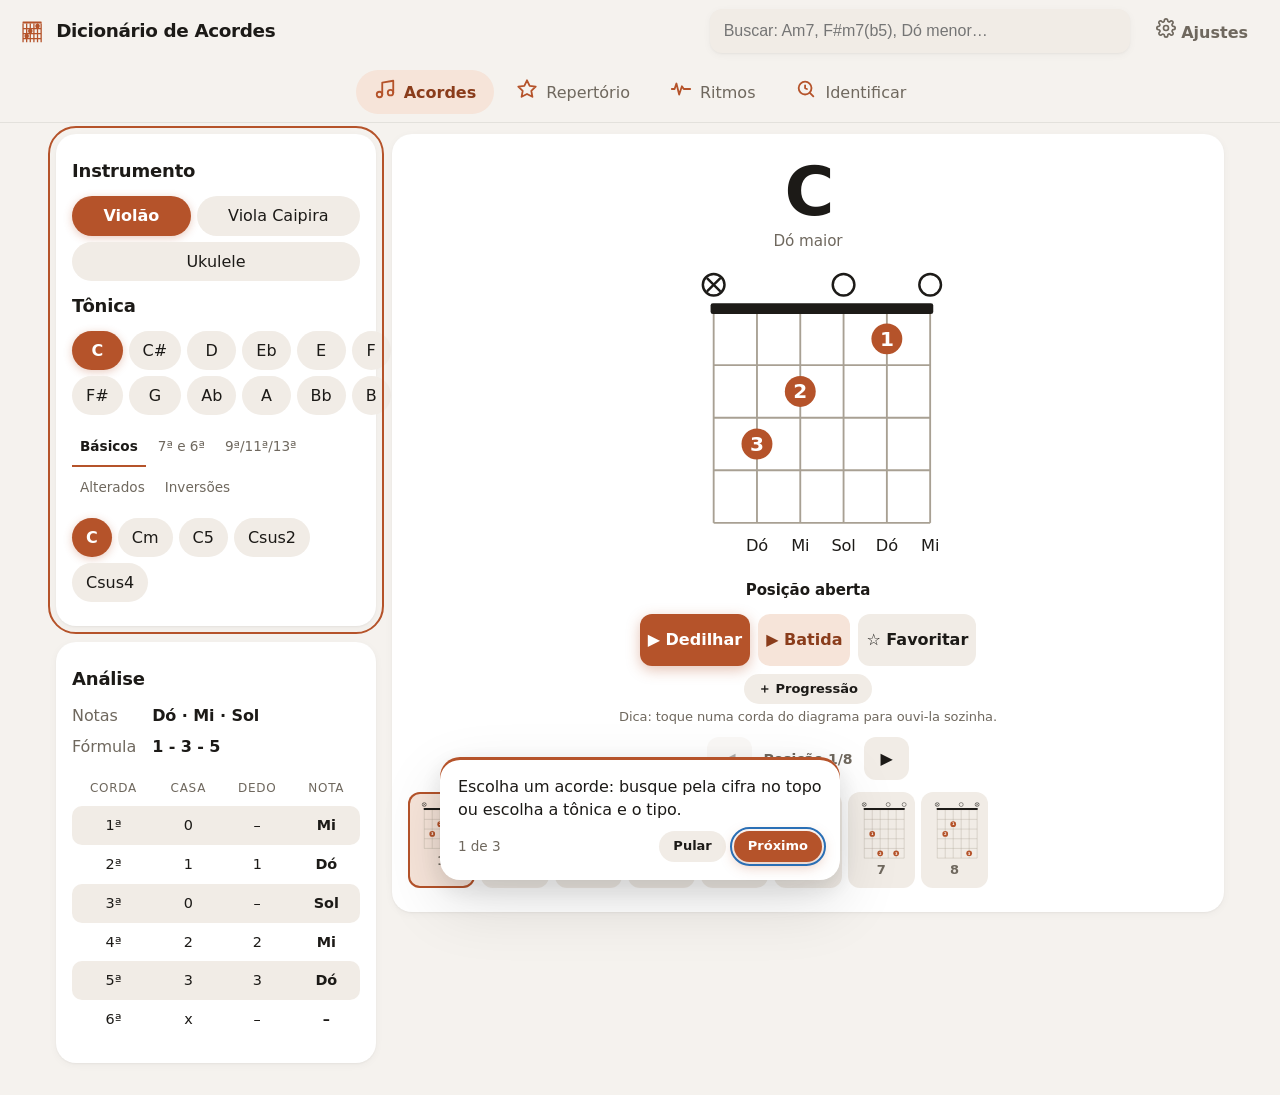
<file: index.html>
<!doctype html>
<html lang="pt-BR">
<head>
  <meta charset="utf-8">
  <meta name="viewport" content="width=device-width, initial-scale=1, viewport-fit=cover">
  <meta name="description" content="Dicionário de acordes para violão, viola caipira e ukulele: busca por cifra, diagramas e análise de notas.">
  <meta name="theme-color" content="#f5f2ee" media="(prefers-color-scheme: light)">
  <meta name="theme-color" content="#121110" media="(prefers-color-scheme: dark)">
  <title>Dicionário de Acordes</title>
  <link rel="manifest" href="./manifest.json">
  <link rel="icon" type="image/svg+xml" href="./icons/logo.svg">
  <link rel="icon" type="image/png" sizes="192x192" href="./icons/icon-192.png">
  <link rel="apple-touch-icon" sizes="180x180" href="./icons/apple-touch-icon.png">
  <meta name="apple-mobile-web-app-capable" content="yes">
  <meta name="mobile-web-app-capable" content="yes">
  <meta name="apple-mobile-web-app-title" content="Acordes">
  <meta name="apple-mobile-web-app-status-bar-style" content="default">
  <script>
    // Aplica o tema salvo antes da primeira pintura (evita piscar)
    try {
      var t = JSON.parse(localStorage.getItem('dicionario-acordes:v1') || '{}').prefs;
      if (t && (t.theme === 'light' || t.theme === 'dark')) document.documentElement.dataset.theme = t.theme;
    } catch (e) {}
  </script>
  <link rel="stylesheet" href="./css/app.css">
  <link rel="stylesheet" href="./css/redesign.css">
</head>
<body data-view="acordes">
  <header class="topbar">
    <h1 class="brand"><svg class="brand-logo" width="28" height="28" viewBox="0 0 64 64" fill="#b5532a" aria-hidden="true" focusable="false">
        <rect x="13" y="13" width="38" height="4" rx="1"/>
        <path d="M14 17V54M21.2 17V54M28.4 17V54M35.6 17V54M42.8 17V54M50 17V54M14 27H50M14 37H50M14 47H50" fill="none" stroke="currentColor" stroke-width="2.6"/>
        <circle cx="21.2" cy="42" r="4.6"/><circle cx="28.4" cy="32" r="4.6"/><circle cx="42.8" cy="22" r="4.6"/>
      </svg>Dicionário de Acordes</h1>
    <button id="ajustes-abrir" type="button" class="btn gear" aria-haspopup="dialog" aria-controls="ajustes"><svg width="20" height="20" viewBox="0 0 24 24" fill="none" stroke="currentColor" stroke-width="2" stroke-linecap="round" stroke-linejoin="round" aria-hidden="true" focusable="false"><circle cx="12" cy="12" r="3"/><path d="M19.4 15a1.7 1.7 0 0 0 .3 1.8l.1.1a2 2 0 1 1-2.8 2.8l-.1-.1a1.7 1.7 0 0 0-1.8-.3 1.7 1.7 0 0 0-1 1.5V21a2 2 0 1 1-4 0v-.1a1.7 1.7 0 0 0-1.1-1.5 1.7 1.7 0 0 0-1.8.3l-.1.1a2 2 0 1 1-2.8-2.8l.1-.1a1.7 1.7 0 0 0 .3-1.8 1.7 1.7 0 0 0-1.5-1H3a2 2 0 1 1 0-4h.1a1.7 1.7 0 0 0 1.5-1.1 1.7 1.7 0 0 0-.3-1.8l-.1-.1a2 2 0 1 1 2.8-2.8l.1.1a1.7 1.7 0 0 0 1.8.3H9a1.7 1.7 0 0 0 1-1.5V3a2 2 0 1 1 4 0v.1a1.7 1.7 0 0 0 1 1.5 1.7 1.7 0 0 0 1.8-.3l.1-.1a2 2 0 1 1 2.8 2.8l-.1.1a1.7 1.7 0 0 0-.3 1.8V9a1.7 1.7 0 0 0 1.5 1H21a2 2 0 1 1 0 4h-.1a1.7 1.7 0 0 0-1.5 1z"/></svg> Ajustes</button>
    <div class="search" role="search">
      <label for="busca" class="sr-only">Buscar acorde</label>
      <input id="busca" type="text" autocomplete="off" spellcheck="false"
             placeholder="Buscar: Am7, F#m7(b5), Dó menor…"
             role="combobox" aria-autocomplete="list" aria-expanded="false" aria-controls="sugestoes">
      <ul id="sugestoes" role="listbox" class="suggestions" hidden></ul>
      <p id="busca-msg" class="search-msg" aria-live="polite"></p>
    </div>
  </header>

  <nav class="bottom-nav sections" aria-label="Seções">
    <button type="button" data-go="acordes" aria-current="page"><span aria-hidden="true"><svg width="22" height="22" viewBox="0 0 24 24" fill="none" stroke="currentColor" stroke-width="2" stroke-linecap="round" stroke-linejoin="round" focusable="false"><path d="M9 18V5l12-2v13"/><circle cx="6" cy="18" r="3"/><circle cx="18" cy="16" r="3"/></svg></span>Acordes</button>
    <button type="button" data-go="repertorio"><span aria-hidden="true"><svg width="22" height="22" viewBox="0 0 24 24" fill="none" stroke="currentColor" stroke-width="2" stroke-linecap="round" stroke-linejoin="round" focusable="false"><path d="M12 2.5l2.9 6 6.6.9-4.8 4.6 1.2 6.5L12 17.4l-5.9 3.1 1.2-6.5L2.5 9.4l6.6-.9z"/></svg></span>Repertório</button>
    <button type="button" data-go="ritmos"><span aria-hidden="true"><svg width="22" height="22" viewBox="0 0 24 24" fill="none" stroke="currentColor" stroke-width="2" stroke-linecap="round" stroke-linejoin="round" focusable="false"><path d="M2 12h3l2-6 3 12 3-9 2 3h7"/></svg></span>Ritmos</button>
    <button type="button" data-go="identificar"><span aria-hidden="true"><svg width="22" height="22" viewBox="0 0 24 24" fill="none" stroke="currentColor" stroke-width="2" stroke-linecap="round" stroke-linejoin="round" focusable="false"><circle cx="11" cy="11" r="7"/><path d="m20 20-3.5-3.5"/><path d="M11 8v3l2 1"/></svg></span>Identificar</button>
  </nav>

  <main class="layout">
    <section class="panel picker" data-view="acordes" aria-label="Escolha do acorde">
      <h2 class="panel-title">Instrumento</h2>
      <div id="instrumentos" class="seg" role="group" aria-label="Instrumento"></div>
      <div id="afinacoes" class="seg" role="group" aria-label="Afinação"></div>
      <div id="seletor-acorde">
        <h2 class="panel-title">Tônica</h2>
        <div id="tonicas" class="root-grid" role="group" aria-label="Tônicas"></div>
        <div id="abas" class="tabs" role="tablist" aria-label="Tipos de acorde"></div>
        <div id="tipos" class="type-grid" role="tabpanel"></div>
      </div>
    </section>

    <section class="panel viewer" data-view="acordes" aria-label="Diagrama">
      <div id="ensaio" class="rehearsal" hidden>
        <div class="rehearsal-head">
          <strong id="ensaio-nome"></strong>
          <span id="ensaio-contador" aria-live="polite"></span>
          <button id="ensaio-palco" type="button" class="btn small">⛶ Palco</button>
          <button id="ensaio-sair" type="button" class="btn small" aria-label="Sair do modo ensaio">✕ Sair</button>
        </div>
        <div id="ensaio-acordes" class="rehearsal-chords" role="group" aria-label="Acordes da progressão"></div>
        <div class="rehearsal-nav">
          <button id="ensaio-anterior" type="button" class="btn">◀ Anterior</button>
          <button id="ensaio-tocar" type="button" class="btn play-btn">▶ Tocar</button>
          <button id="ensaio-proximo" type="button" class="btn">Próximo ▶</button>
        </div>
        <p id="ensaio-notas" class="rehearsal-notes" aria-live="polite"></p>
        <div class="rehearsal-auto">
          <button id="ensaio-auto" type="button" class="btn play-btn" aria-pressed="false">▶ Tocar progressão</button>
          <label>Andamento <select id="ensaio-bpm"><option value="60">60</option><option value="80" selected>80</option><option value="100">100</option><option value="120">120</option></select> BPM</label>
          <label>Tempos por acorde <select id="ensaio-tempos"><option value="2">2</option><option value="4" selected>4</option></select></label>
          <label><input id="ensaio-repetir" type="checkbox" checked> Repetir</label>
        </div>
      </div>
      <div class="chord-bar" role="group" aria-label="Escolher acorde">
        <button id="barra-tonica" type="button" class="btn bar-btn" aria-haspopup="dialog" aria-controls="gaveta"></button>
        <button id="barra-tipo" type="button" class="btn bar-btn" aria-haspopup="dialog" aria-controls="gaveta"></button>
        <label for="barra-instrumento" class="sr-only">Instrumento e afinação</label>
        <select id="barra-instrumento" class="bar-select"></select>
      </div>
      <div class="chord-head">
        <h2 id="acorde-simbolo" class="chord-symbol">—</h2>
        <p id="acorde-nome" class="chord-name"></p>
        <p id="afinacao-info" class="tuning-info"></p>
      </div>
      <div id="diagrama" class="diagram-main swipe" aria-describedby="dica-deslizar"></div>
      <p id="dica-deslizar" class="sr-only">Deslize para os lados para trocar de posição.</p>
      <p id="posicao-rotulo" class="voicing-label"></p>
      <div class="play" role="group" aria-label="Ouvir o acorde">
        <button id="tocar-dedilhar" type="button" class="btn play-btn">▶ Dedilhar</button>
        <button id="tocar-batida" type="button" class="btn play-btn">▶ Batida</button>
        <button id="favoritar" type="button" class="btn" aria-pressed="false">☆ Favoritar</button>
      </div>
      <div class="play-extra">
        <button id="add-prog" type="button" class="btn small" aria-describedby="prog-rascunho">＋ Progressão</button>
        <span id="prog-rascunho" class="hint"></span>
      </div>
      <p id="dica-cordas" class="play-hint" hidden>Dica: toque numa corda do diagrama para ouvi-la sozinha.</p>
      <div class="pos-nav viewer-nav">
        <button id="anterior" type="button" class="btn" aria-label="Posição anterior">◀</button>
        <span id="posicao-contador" class="pos-count" aria-live="polite">Posição 0/0</span>
        <button id="proxima" type="button" class="btn" aria-label="Próxima posição">▶</button>
      </div>
      <p id="dica-deslizar-vis" class="swipe-hint" hidden aria-hidden="true">← Deslize no diagrama para trocar de posição →</p>
      <div id="miniaturas" class="thumbs" role="group" aria-label="Posições"></div>
    </section>

    <section class="panel analysis" data-view="acordes" aria-label="Análise">
      <h2 class="panel-title">Análise</h2>
      <dl class="facts">
        <dt>Notas</dt><dd id="analise-notas"></dd>
        <dt>Fórmula</dt><dd id="analise-formula"></dd>
      </dl>
      <table class="string-table">
        <caption class="sr-only">Corda a corda</caption>
        <thead><tr><th scope="col">Corda</th><th scope="col">Casa</th><th scope="col">Dedo</th><th scope="col">Nota</th></tr></thead>
        <tbody id="analise-tabela"></tbody>
      </table>
    </section>

    <section class="panel library" data-view="repertorio" aria-label="Favoritos e repertório">
      <div class="lib-col">
        <h2 class="panel-title">Favoritos</h2>
        <ul id="favoritos" class="item-list"></ul>
        <h2 class="panel-title">Minhas progressões</h2>
        <details id="prog-nova" class="prog-nova">
        <summary class="btn">＋ Nova progressão</summary>
        <form id="prog-form" class="prog-form">
          <label for="prog-nome" class="sr-only">Nome da progressão</label>
          <input id="prog-nome" type="text" placeholder="Nome (ex.: Samba em Ré menor)" autocomplete="off">
          <label for="prog-acordes" class="sr-only">Acordes da progressão</label>
          <input id="prog-acordes" type="text" placeholder="ex.: C7M, A7, Dm7, G7(b9)" autocomplete="off" spellcheck="false" required aria-describedby="prog-dica">
          <p id="prog-dica" class="hint">Separe os acordes com vírgula, espaço ou <kbd>|</kbd>. Ou use “＋ Progressão” no diagrama de cada acorde.</p>
          <button type="submit" class="btn">Salvar progressão</button>
          <p id="prog-msg" class="form-msg" aria-live="polite"></p>
        </form>
        </details>
        <ul id="progressoes" class="item-list"></ul>
      </div>
      <div class="lib-col study">
        <h2 class="panel-title">Progressões para estudo</h2>
        <div class="study-head">
          <label for="estudo-tom">Tom</label>
          <select id="estudo-tom"></select>
          <p class="hint">Toque para ensaiar (e use “▶ Tocar progressão” para ouvir sozinha). Toque numa música para ir ao tom original dela. “Copiar” leva a progressão para o formulário, para você criar a sua a partir dela.</p>
        </div>
        <div id="estudo-lista"></div>
      </div>
    </section>

    <section class="panel rhythms" data-view="ritmos" aria-label="Ritmos">
      <div class="rt-col">
        <h2 class="panel-title">Ritmo</h2>
        <div id="rt-escolha">
        <div id="rt-instrumentos" class="seg" role="group" aria-label="Instrumento"></div>
        <label for="rt-busca" class="sr-only">Buscar ritmo</label>
        <input id="rt-busca" class="rt-search" type="search" placeholder="Buscar ritmo (ex.: samba, valsa)" autocomplete="off">
        <p class="hint"><span id="rt-total" aria-live="polite"></span> · versões simplificadas para quem está começando; o ritmo “de verdade” tem variações de cada região e músico.</p>
        <ul id="rt-lista" class="rt-list" aria-label="Ritmos do instrumento"></ul>
        </div>
      </div>
      <div class="rt-col">
        <button id="rt-trocar" type="button" class="btn rt-trocar" aria-haspopup="dialog" aria-controls="rt-gaveta"></button>
        <h2 class="panel-title" id="rt-titulo">Como tocar</h2>
        <p id="rt-dica" class="hint"></p>
        <div id="rt-grade" class="rt-grid" role="img"></div>
        <ul id="rt-legenda" class="rt-legend"></ul>
        <div class="study-head rt-prog">
          <label for="rt-prog">Progressão</label>
          <select id="rt-prog"></select>
          <label for="rt-tom">Tom</label>
          <select id="rt-tom"></select>
          <p id="rt-sugestao" class="hint" hidden></p>
        </div>
        <div class="rt-now" aria-live="polite">
          <div id="rt-diagrama" class="rt-diagram"></div>
          <div><p id="rt-acorde" class="rt-chord"></p><p id="rt-proximo" class="hint"></p></div>
        </div>
        <div id="rt-barra" class="rt-bar">
          <button id="rt-tocar" type="button" class="btn play-btn" aria-pressed="false">▶ Tocar</button>
          <div class="rt-speed" role="group" aria-label="Velocidade">
            <button id="rt-menos" type="button" class="btn" aria-label="Mais devagar (−5 BPM)">−</button>
            <output id="rt-bpm-txt" for="rt-bpm">76 BPM</output>
            <button id="rt-mais" type="button" class="btn" aria-label="Mais rápido (+5 BPM)">+</button>
          </div>
          <span id="rt-barra-acorde" class="rt-bar-chord" aria-hidden="true"></span>
        </div>
        <div class="rt-ctrl">
          <div class="rt-speed-more">
            <input id="rt-bpm" type="range" min="40" max="160" step="1" value="76" aria-label="Andamento em BPM">
            <button id="rt-bater" type="button" class="btn" title="Toque no ritmo da música (4 vezes ou mais) para achar o andamento">Bater o tempo</button>
          </div>
          <label class="rt-vol">Volume do instrumento <input id="rt-som-vol" type="range" min="0" max="100" value="100" aria-label="Volume do violão, viola ou ukulele (abaixe até 0 para treinar só com o acompanhamento ou só com a grade)"> <output id="rt-som-vol-txt" for="rt-som-vol">100%</output></label>
          <label class="opt-row"><input id="rt-metronomo" type="checkbox"> <span>Metrônomo</span></label>
          <details class="rt-mais">
            <summary>Mais opções</summary>
            <label class="opt-row">Compassos por acorde <select id="rt-ciclos"><option value="1">1</option><option value="2" selected>2</option><option value="4">4</option></select></label>
            <label class="opt-row"><input id="rt-contagem" type="checkbox" checked> <span>Contagem antes de começar</span></label>
            <label class="opt-row"><input id="rt-humano" type="checkbox" checked> <span>Toque humano<small>pequenas variações de tempo e força</small></span></label>
            <label class="opt-row"><input id="rt-acelerar" type="checkbox"> <span>Acelerar aos poucos<small>+4 BPM a cada volta, até o andamento do ritmo + 20</small></span></label>
          </details>
        </div>
        <div class="rt-band">
          <label class="opt-row rt-band-toggle"><input id="rt-banda" type="checkbox"> <span>Acompanhamento<small>percussão e baixo do ritmo</small></span></label>
          <div id="rt-banda-pecas" hidden>
            <p class="hint"><span id="rt-banda-nome"></span>. Os instrumentos padrão do ritmo já vêm ligados: toque para mutar ou ligar (dá para mudar tocando). Abaixe o “Volume do instrumento” até 0 para você fazer a parte do violão.</p>
            <div id="rt-banda-padrao" class="rt-band-parts" role="group" aria-label="Instrumentos padrão do ritmo"></div>
            <p class="hint rt-band-sub">Adicionar outros:</p>
            <div id="rt-banda-extra" class="rt-band-parts extra" role="group" aria-label="Outros instrumentos"></div>
            <div class="rt-band-foot">
              <label>Volume <input id="rt-banda-vol" type="range" min="0" max="100" value="70" aria-label="Volume do acompanhamento"></label>
              <button id="rt-banda-reset" type="button" class="btn">Voltar ao padrão</button>
            </div>
          </div>
        </div>
      </div>
    </section>

    <section class="panel reverse" data-view="identificar" aria-label="Identificar acorde">
      <h2 class="panel-title">Identificar acorde</h2>
      <p class="hint">Toque no braço para montar um shape (acima da corda: muda ↔ solta) ou digite as casas.</p>
      <div class="rev-cols">
      <div class="rev-col">
      <div class="reverse-input">
        <label for="reverso-casas">Casas</label>
        <input id="reverso-casas" type="text" autocomplete="off" spellcheck="false" placeholder="ex.: x32010">
        <button id="reverso-limpar" type="button" class="btn small">Limpar</button>
      </div>
      <div id="reverso-braco" class="diagram-editor"></div>
      <div class="pos-nav">
        <button id="reverso-menos" type="button" class="btn small" aria-label="Casas mais graves">◀</button>
        <span id="reverso-janela" class="pos-count">Casas 1–5</span>
        <button id="reverso-mais" type="button" class="btn small" aria-label="Casas mais agudas">▶</button>
      </div>
      </div>
      <div class="rev-col">
        <p id="reverso-msg" class="hint reverse-msg" aria-live="polite"></p>
        <ul id="reverso-resultados" class="result-cards"></ul>
      </div>
      </div>
    </section>
  </main>


  <div id="palco" class="stage" role="dialog" aria-modal="true" aria-labelledby="palco-simbolo" hidden>
    <div class="stage-top">
      <span id="palco-prog" class="stage-prog"></span>
      <span id="palco-contador" class="stage-count" aria-live="polite"></span>
      <button id="palco-fechar" type="button" class="btn" aria-label="Sair do modo palco">✕</button>
    </div>
    <h2 id="palco-simbolo" class="stage-symbol"></h2>
    <p id="palco-notas" class="stage-next"></p>
    <div id="palco-diagrama" class="stage-diagram swipe"></div>
    <p id="palco-seguinte" class="stage-next"></p>
    <div class="stage-nav">
      <button id="palco-anterior" type="button" class="btn" aria-label="Acorde anterior">◀</button>
      <button id="palco-tocar" type="button" class="btn play-btn">▶ Tocar</button>
      <button id="palco-avancar" type="button" class="btn" aria-label="Próximo acorde">▶</button>
    </div>
  </div>

  <div id="tour" class="tour" role="dialog" aria-modal="false" aria-labelledby="tour-texto" hidden>
    <p id="tour-texto"></p>
    <div class="tour-actions">
      <span id="tour-passo" class="hint"></span>
      <button id="tour-pular" type="button" class="btn small">Pular</button>
      <button id="tour-proximo" type="button" class="btn small play-btn">Próximo</button>
    </div>
  </div>

  <div id="aviso" class="toast toast-info" role="status" aria-live="polite" hidden></div>

  <div id="atualizacao" class="toast" role="status" hidden>
    <span>Nova versão disponível</span>
    <button id="atualizar" type="button" class="btn">Atualizar</button>
  </div>

  <dialog id="gaveta" class="sheet" aria-labelledby="gaveta-titulo">
    <div class="dialog-head">
      <h2 id="gaveta-titulo">Escolher acorde</h2>
      <button id="gaveta-fechar" type="button" class="btn small" aria-label="Fechar">✕</button>
    </div>
    <div id="gaveta-corpo"></div>
  </dialog>

  <dialog id="rt-gaveta" class="sheet" aria-labelledby="rt-gaveta-titulo">
    <div class="dialog-head">
      <h2 id="rt-gaveta-titulo">Escolher ritmo</h2>
      <button id="rt-gaveta-fechar" type="button" class="btn small" aria-label="Fechar">✕</button>
    </div>
    <div id="rt-gaveta-corpo"></div>
  </dialog>

  <dialog id="ajustes" class="ios-dialog settings" aria-labelledby="ajustes-titulo">
    <div class="dialog-head">
      <h2 id="ajustes-titulo">Ajustes</h2>
      <button id="ajustes-fechar" type="button" class="btn small" aria-label="Fechar ajustes">✕</button>
    </div>
    <fieldset class="opt">
      <legend>Tema</legend>
      <div class="seg-radio">
        <label><input type="radio" name="tema" value="auto"> Automático</label>
        <label><input type="radio" name="tema" value="light"> Claro</label>
        <label><input type="radio" name="tema" value="dark"> Escuro</label>
      </div>
    </fieldset>
    <label class="check opt"><input id="canhoto" type="checkbox"> Canhoto (diagramas espelhados)</label>
    <label class="check opt"><input id="estatisticas" type="checkbox"> Enviar estatísticas de uso anônimas</label>
    <p class="hint">Só contagens de telas e ações (ex.: “tocou um acorde”), sem cookies nem dados pessoais — ajudam a melhorar o app.</p>
    <button id="instalar" type="button" class="btn opt" hidden>⤓ Instalar o app</button>
    <h3 class="opt-title">Backup</h3>
    <p class="hint">Favoritos e progressões ficam só neste navegador. Exporte um arquivo para guardar uma cópia ou levar para outro aparelho.</p>
    <div class="backup">
      <button id="exportar" type="button" class="btn">Exportar backup</button>
      <button id="importar" type="button" class="btn">Importar backup</button>
      <input id="importar-arquivo" type="file" accept="application/json,.json" hidden>
    </div>
    <p id="backup-msg" class="form-msg" aria-live="polite"></p>
    <div class="danger-zone">
      <h3 class="opt-title">Área de perigo</h3>
      <p class="hint">Apaga favoritos, progressões e preferências deste aparelho. Não dá para desfazer.</p>
      <button id="apagar-tudo" type="button" class="btn danger-btn">Apagar tudo</button>
    </div>
  </dialog>

  <dialog id="ios-instalar" class="ios-dialog" aria-labelledby="ios-titulo">
    <h2 id="ios-titulo">Instalar no iPhone/iPad</h2>
    <ol>
      <li>Toque em <strong>Compartilhar</strong> <span aria-hidden="true" class="ios-icon">⬆︎</span> na barra do Safari.</li>
      <li>Escolha <strong>Adicionar à Tela de Início</strong> <span aria-hidden="true" class="ios-icon">＋</span>.</li>
      <li>Confirme em <strong>Adicionar</strong>. O app abre em tela cheia e funciona offline.</li>
    </ol>
    <form method="dialog"><button class="btn">Entendi</button></form>
  </dialog>

  <script type="module" src="./js/app.js"></script>
</body>
</html>
</file>
<file: css/app.css>
:root {
  --bg: #f6f4ef;
  --surface: #ffffff;
  --fg: #1d1b18;
  --muted: #5e594f;
  --danger: #b3261e;
  --border: #ddd8cc;
  --accent: #b5532a;
  --accent-fg: #ffffff;
  --accent-soft: #f3e3d9;
  --focus: #2a6fb5;
  --radius: 10px;
  --dg-fg: #1d1b18;
  --dg-bg: #ffffff;
  --dg-grid: #6b665d;
  color-scheme: light;
}
@media (prefers-color-scheme: dark) {
  :root:not([data-theme="light"]) {
    --bg: #161513; --surface: #201f1c; --fg: #ece8df; --muted: #b0aa9f; --danger: #ff8a80; --border: #3a3732;
    --accent: #e0814f; --accent-fg: #1a1209; --accent-soft: #3a2a20; --focus: #7fb2ea;
    --dg-fg: #ece8df; --dg-bg: #201f1c; --dg-grid: #a39d92; color-scheme: dark;
  }
}
:root[data-theme="dark"] {
  --bg: #161513; --surface: #201f1c; --fg: #ece8df; --muted: #b0aa9f; --danger: #ff8a80; --border: #3a3732;
  --accent: #e0814f; --accent-fg: #1a1209; --accent-soft: #3a2a20; --focus: #7fb2ea;
  --dg-fg: #ece8df; --dg-bg: #201f1c; --dg-grid: #a39d92; color-scheme: dark;
}

* { box-sizing: border-box; }
body {
  margin: 0; background: var(--bg); color: var(--fg);
  font: 16px/1.45 system-ui, -apple-system, "Segoe UI", Roboto, sans-serif;
}
.sr-only { position: absolute; width: 1px; height: 1px; overflow: hidden; clip: rect(0 0 0 0); white-space: nowrap; }
:focus-visible { outline: 3px solid var(--focus); outline-offset: 2px; }

/* Topo e busca: título + ⚙ Ajustes (+ busca) */
.topbar {
  display: grid; grid-template-columns: 1fr auto; grid-template-areas: "brand gear" "search search"; align-items: center;
  gap: 8px 10px; padding: 8px 16px; border-bottom: 1px solid var(--border); background: var(--surface);
}
.brand { grid-area: brand; margin: 0; font-size: 1.15rem; letter-spacing: .01em; display: flex; align-items: center; gap: 8px; }
.brand-logo { width: 1.75em; height: 1.75em; flex: none; margin: -.2em 0; color: var(--accent); fill: currentColor; }
.gear { grid-area: gear; }
.gear span { font-size: 1.1em; }
.search { grid-area: search; position: relative; }
.search input {
  width: 100%; padding: 10px 12px; font-size: 1rem; border-radius: var(--radius);
  border: 1px solid var(--border); background: var(--bg); color: var(--fg);
}
.suggestions {
  position: absolute; z-index: 10; left: 0; right: 0; top: calc(100% + 4px); margin: 0; padding: 4px;
  list-style: none; background: var(--surface); border: 1px solid var(--border); border-radius: var(--radius);
  box-shadow: 0 8px 24px rgb(0 0 0 / .15); max-height: 320px; overflow: auto;
}
.suggestions li { padding: 8px 10px; border-radius: 6px; cursor: pointer; display: flex; justify-content: space-between; gap: 12px; }
.suggestions li small { color: var(--muted); }
.suggestions li[aria-selected="true"], .suggestions li:hover { background: var(--accent-soft); }
.search-msg { margin: 4px 0 0; min-height: 1.2em; font-size: .85rem; color: var(--accent); }
.search-msg:empty { margin: 0; min-height: 0; }

/* Layout */
.layout { display: grid; gap: 12px; padding: 12px 16px 32px; max-width: 1200px; margin: 0 auto; }
.panel { background: var(--surface); border: 1px solid var(--border); border-radius: var(--radius); padding: 14px; min-width: 0; }
.panel-title { margin: 0 0 10px; font-size: .8125rem; text-transform: uppercase; letter-spacing: .08em; color: var(--muted); }
@media (min-width: 860px) {
  .topbar { grid-template-columns: 1fr 420px auto; grid-template-areas: "brand search gear"; }
  .layout { grid-template-columns: 320px 1fr; grid-template-areas: "picker viewer" "analysis viewer"; align-items: start; }
  .picker { grid-area: picker; } .viewer { grid-area: viewer; } .analysis { grid-area: analysis; }
  .library, .reverse { grid-column: 1 / -1; }
  /* Duas colunas dentro de cada seção */
  .library { display: grid; grid-template-columns: 1fr 1fr; gap: 0 28px; align-items: start; }
  .rev-cols { display: grid; grid-template-columns: minmax(280px, 400px) 1fr; gap: 0 28px; align-items: start; }
  .rev-col .reverse-msg { margin-top: 0; }

  /* Seções como abas no topo */
  .bottom-nav {
    display: flex; justify-content: center; gap: 4px; position: sticky; top: 0; z-index: 30;
    background: var(--surface); border-bottom: 1px solid var(--border); padding: 0 16px;
  }
  .bottom-nav button {
    font: inherit; background: none; border: 0; border-bottom: 3px solid transparent; color: var(--muted); cursor: pointer;
    padding: 10px 18px 8px; display: flex; align-items: center; gap: 8px;
  }
  .bottom-nav button:hover { color: var(--fg); }
  .bottom-nav button[aria-current="page"] { color: var(--fg); border-bottom-color: var(--accent); font-weight: 600; }
  .bottom-nav button span { color: var(--accent); }
}

/* Botões */
.btn, .chip {
  font: inherit; color: var(--fg); background: var(--bg); border: 1px solid var(--border);
  border-radius: 8px; padding: 6px 10px; cursor: pointer; min-height: 36px;
}
.btn:hover, .chip:hover { border-color: var(--accent); }
.btn:disabled { opacity: .4; cursor: default; }
.chip[aria-pressed="true"] { background: var(--accent); border-color: var(--accent); color: var(--accent-fg); font-weight: 600; }

.seg { display: flex; flex-wrap: wrap; gap: 6px; margin-bottom: 12px; }
.seg:empty { display: none; }
.seg .chip { flex: 1 1 auto; }
.tuning-info { margin: 2px 0 0; font-size: .8125rem; color: var(--muted); }
.root-grid { display: grid; grid-template-columns: repeat(6, 1fr); gap: 6px; margin-bottom: 14px; }
.tabs { display: flex; flex-wrap: wrap; gap: 4px; border-bottom: 1px solid var(--border); margin-bottom: 10px; }
.tab {
  font: inherit; font-size: .85rem; background: none; border: none; color: var(--muted); cursor: pointer;
  padding: 8px 8px; border-bottom: 2px solid transparent; margin-bottom: -1px;
}
.tab[aria-selected="true"] { color: var(--fg); border-bottom-color: var(--accent); font-weight: 600; }
.type-grid { display: flex; flex-wrap: wrap; gap: 6px; }

/* Abas de tipo: esmaecido na borda quando há mais para rolar */
.tabs.more-right { -webkit-mask-image: linear-gradient(to right, #000 calc(100% - 36px), transparent); mask-image: linear-gradient(to right, #000 calc(100% - 36px), transparent); }
.tabs.more-left { -webkit-mask-image: linear-gradient(to left, #000 calc(100% - 36px), transparent); mask-image: linear-gradient(to left, #000 calc(100% - 36px), transparent); }
.tabs.more-left.more-right { -webkit-mask-image: linear-gradient(to right, transparent, #000 36px, #000 calc(100% - 36px), transparent); mask-image: linear-gradient(to right, transparent, #000 36px, #000 calc(100% - 36px), transparent); }

/* Barra compacta de acorde (só no celular) e gaveta inferior */
.chord-bar { display: none; }
.sheet {
  margin: auto 0 0; width: 100%; max-width: none; max-height: 85vh; overflow: auto; border: 0; border-radius: 16px 16px 0 0;
  padding: 12px max(16px, env(safe-area-inset-right)) calc(16px + env(safe-area-inset-bottom)) max(16px, env(safe-area-inset-left));
  background: var(--surface); color: var(--fg); box-shadow: 0 -8px 32px rgb(0 0 0 / .25);
}
.sheet::backdrop { background: rgb(0 0 0 / .4); }
.sheet[open] { animation: sheet-up .18s ease-out; }
@keyframes sheet-up { from { transform: translateY(48px); opacity: .5; } }
@media (prefers-reduced-motion: reduce) { .sheet[open] { animation: none; } }
.sheet .dialog-head h2 { font-size: 1.05rem; }
.sheet .type-grid .chip { min-width: 56px; }

/* Visualizador */
.chord-head { text-align: center; }
.chord-symbol { margin: 0; font-size: 2rem; }
.chord-name { margin: 0; color: var(--muted); }
.diagram-main { display: flex; justify-content: center; margin: 8px auto 0; }
.diagram-main svg { width: min(100%, 300px); height: auto; }
.voicing-label { text-align: center; margin: 4px 0 8px; font-weight: 600; }
.voicing-label small { display: block; font-weight: 400; color: var(--muted); }
.pos-nav { display: flex; align-items: center; justify-content: center; gap: 12px; }
.pos-count { min-width: 8ch; text-align: center; font-variant-numeric: tabular-nums; }
.thumbs { display: grid; grid-template-columns: repeat(auto-fill, minmax(64px, 1fr)); gap: 6px; margin-top: 12px; }
.thumb { padding: 4px; display: flex; flex-direction: column; align-items: center; }
.thumb svg { width: 100%; height: auto; }
.thumb span { font-size: .8125rem; color: var(--muted); }
.thumb[aria-pressed="true"] { border-color: var(--accent); background: var(--accent-soft); }
.empty { color: var(--muted); text-align: center; padding: 24px 0; }

/* Áudio */
.play { display: flex; justify-content: center; gap: 8px; margin-bottom: 4px; }
.play-btn { font-weight: 600; }
.play-extra { display: flex; flex-wrap: wrap; align-items: center; justify-content: center; gap: 4px 8px; margin: 6px 0 0; }
.play-extra .hint { margin: 0; }
.play-extra .hint:empty { display: none; }
kbd { font: .9em ui-monospace, Menlo, Consolas, monospace; border: 1px solid var(--border); border-radius: 4px; padding: 0 4px; background: var(--bg); }
.play-hint { margin: 4px 0 10px; text-align: center; font-size: .8125rem; color: var(--muted); }
.swipe-hint { margin: 8px 0 0; text-align: center; font-size: .8125rem; color: var(--muted); }
.diagram.playable .hit { cursor: pointer; outline: none; }
.diagram.playable .hit:hover, .diagram.playable .hit:focus-visible { fill: var(--accent-soft); fill-opacity: .55; }

/* Análise */
.facts { display: grid; grid-template-columns: auto 1fr; gap: 4px 12px; margin: 0 0 12px; }
.facts dt { color: var(--muted); }
.facts dd { margin: 0; font-weight: 600; }
.string-table { width: 100%; border-collapse: collapse; font-size: .9rem; }
.string-table th, .string-table td { padding: 5px 6px; text-align: center; border-bottom: 1px solid var(--border); }
.string-table th { color: var(--muted); font-weight: 500; }

.btn.small { min-height: 30px; padding: 3px 9px; font-size: .85rem; }
.btn[aria-pressed="true"] { background: var(--accent-soft); border-color: var(--accent); }
[hidden] { display: none !important; }

/* Ensaio */
.rehearsal { border: 1px solid var(--accent); background: var(--accent-soft); border-radius: var(--radius); padding: 8px 10px; margin-bottom: 10px; }
.rehearsal-head { display: flex; align-items: center; gap: 10px; }
.rehearsal-head strong { flex: 1; min-width: 0; overflow: hidden; text-overflow: ellipsis; white-space: nowrap; }
.rehearsal-chords { display: flex; flex-wrap: wrap; gap: 4px; margin: 8px 0; }
.rehearsal-nav { display: flex; justify-content: center; gap: 8px; flex-wrap: wrap; }
.rehearsal-notes { text-align: center; margin: 8px 0 4px; font-weight: 600; }
.rehearsal-auto { display: flex; flex-wrap: wrap; justify-content: center; align-items: center; gap: 6px 14px; margin-top: 6px; }
.rehearsal-auto select { font: inherit; color: var(--fg); background: var(--bg); border: 1px solid var(--border); border-radius: 8px; padding: 4px 6px; min-height: 36px; }
.rehearsal-auto #ensaio-auto[aria-pressed="true"] { background: var(--accent); color: var(--accent-fg); }
.study-songs { display: flex; flex-wrap: wrap; align-items: center; gap: 4px; flex: 1 1 100%; margin: 2px 0 4px; font-size: .8125rem; }
.prog-nova > summary { list-style: none; display: inline-flex; align-items: center; min-height: 44px; margin: 4px 0 8px; font-weight: 600; }
.prog-nova > summary::-webkit-details-marker { display: none; }
.prog-nova[open] > summary { margin-bottom: 10px; }
.study-songs .chip { min-height: 32px; padding: 2px 8px; font-size: .8125rem; }
.study-songs .chip.in-key { border-color: var(--accent); font-weight: 600; }
.study-list li { flex-wrap: wrap; }

/* Favoritos, progressões, backup */
.item-list { list-style: none; margin: 0 0 14px; padding: 0; display: grid; grid-template-columns: minmax(0, 1fr); gap: 4px; }
.item-list li { display: flex; align-items: center; gap: 6px; }
.item-list li > .open { flex: 1; text-align: left; min-width: 0; overflow: hidden; text-overflow: ellipsis; white-space: nowrap; }
.item-list li small { color: var(--muted); }
.item-list .empty-item { color: var(--muted); font-size: .9rem; }
.prog-form { display: grid; gap: 6px; margin-bottom: 8px; }
.prog-form input, .reverse-input input {
  font: inherit; padding: 7px 10px; border-radius: 8px; border: 1px solid var(--border); background: var(--bg); color: var(--fg); min-width: 0;
}
/* Progressões para estudo */
.study-head { display: flex; flex-wrap: wrap; align-items: center; gap: 4px 8px; margin-bottom: 4px; }
.study-head label { font-weight: 600; }
.study-head select { font: inherit; color: var(--fg); background: var(--bg); border: 1px solid var(--border); border-radius: 8px; padding: 6px 8px; min-height: 40px; }
.study-head .hint { flex: 1 1 100%; margin: 4px 0 0; }
.study-group { margin: 14px 0 6px; font-size: .95rem; }
.study-list li { align-items: stretch; }
.study-list li > .study-open { white-space: normal; display: grid; gap: 1px; padding: 6px 10px; }
.study-list .study-open small { font-size: .8125rem; }
.study-chords { font-weight: 600; font-size: .9rem; overflow-wrap: anywhere; }
.form-msg { margin: 0; min-height: 1.2em; font-size: .85rem; color: var(--accent); }
.backup { display: flex; flex-wrap: wrap; gap: 6px; }

/* Identificador reverso */
.hint { margin: 0 0 8px; font-size: .85rem; color: var(--muted); }
.reverse-input { display: flex; align-items: center; gap: 8px; margin-bottom: 6px; }
.reverse-input input { flex: 1; font-family: ui-monospace, monospace; }
.diagram-editor { display: flex; justify-content: center; }
.diagram-editor svg { width: min(100%, 300px); height: auto; }
.diagram.editor .hit { cursor: pointer; outline: none; }
.diagram.editor .hit:hover, .diagram.editor .hit:focus-visible { fill: var(--accent-soft); fill-opacity: .6; }
.reverse-msg { margin: 10px 0 6px; }
.result-cards { list-style: none; margin: 0; padding: 0; display: grid; grid-template-columns: repeat(auto-fill, minmax(150px, 1fr)); gap: 8px; }
.result-card {
  width: 100%; height: 100%; text-align: left; font: inherit; color: var(--fg); background: var(--bg); border: 1px solid var(--border);
  border-radius: var(--radius); padding: 8px 10px; cursor: pointer; display: grid; gap: 2px; align-content: start; min-height: 44px;
}
.result-card:hover { border-color: var(--accent); }
.result-card strong { font-size: 1.25rem; }
.result-card span { font-size: .875rem; }
.result-card small { color: var(--muted); font-size: .8125rem; }
.reverse-input input::placeholder { font-family: system-ui, -apple-system, "Segoe UI", Roboto, sans-serif; font-style: italic; white-space: normal; }

/* Aviso de atualização e instalação no iOS */
.toast {
  position: fixed; left: 50%; bottom: 16px; transform: translateX(-50%); z-index: 50; display: flex; align-items: center; gap: 12px;
  background: var(--fg); color: var(--bg); padding: 10px 12px 10px 16px; border-radius: var(--radius); box-shadow: 0 8px 24px rgb(0 0 0 / .25);
  max-width: calc(100% - 32px);
}
.toast .btn { background: var(--accent); color: var(--accent-fg); border-color: var(--accent); font-weight: 600; }
.ios-dialog { border: 1px solid var(--border); border-radius: var(--radius); background: var(--surface); color: var(--fg); max-width: 360px; }
.ios-dialog::backdrop { background: rgb(0 0 0 / .4); }
.ios-dialog h2 { margin-top: 0; font-size: 1.1rem; }
.ios-dialog li { margin: 6px 0; }
.dialog-actions { display: flex; flex-wrap: wrap; gap: 8px; align-items: center; }
.ios-icon { display: inline-block; border: 1px solid var(--border); border-radius: 6px; padding: 0 6px; }

/* Diálogo Ajustes */
.settings { width: min(440px, calc(100% - 24px)); max-width: none; max-height: calc(100% - 24px); padding: 14px 18px 18px; }
.dialog-head { display: flex; align-items: center; justify-content: space-between; gap: 8px; margin-bottom: 10px; }
.dialog-head h2 { margin: 0; }
.opt { margin: 0 0 14px; }
fieldset.opt { border: 0; padding: 0; min-width: 0; }
fieldset.opt legend { font-weight: 600; padding: 0; margin-bottom: 6px; }
.seg-radio { display: flex; border: 1px solid var(--border); border-radius: 8px; overflow: hidden; }
.seg-radio label { position: relative; flex: 1; display: flex; align-items: center; justify-content: center; min-height: 40px; padding: 6px 4px; cursor: pointer; }
.seg-radio label + label { border-left: 1px solid var(--border); }
.seg-radio input { position: absolute; inset: 0; margin: 0; opacity: 0; cursor: pointer; }
.seg-radio label:has(input:checked) { background: var(--accent); color: var(--accent-fg); font-weight: 600; }
.seg-radio label:has(input:focus-visible) { outline: 3px solid var(--focus); outline-offset: -3px; }
label.check.opt { display: flex; align-items: center; gap: 8px; cursor: pointer; }
.opt-title { font-size: 1rem; margin: 4px 0 4px; }
.danger-zone { margin-top: 18px; border: 1px solid var(--danger); border-radius: var(--radius); padding: 8px 12px 12px; }
.danger-zone .opt-title { color: var(--danger); }
.danger-btn { color: var(--danger); border-color: var(--danger); font-weight: 600; }
.danger-btn:hover { background: var(--danger); color: var(--surface); border-color: var(--danger); }

/* ===================== Celular ===================== */
/* Áreas seguras (iPhone com entalhe / barra de gestos) */
.topbar { padding-top: max(8px, env(safe-area-inset-top)); padding-left: max(16px, env(safe-area-inset-left)); padding-right: max(16px, env(safe-area-inset-right)); }

/* Alvos de toque ≥ 44 px em telas de toque */
@media (pointer: coarse) {
  .btn, .chip { min-height: 44px; }
  .btn.small { min-height: 40px; }
  .tab { min-height: 44px; }
}

/* Deslizar o diagrama troca de posição */
.swipe { touch-action: pan-y; user-select: none; -webkit-user-select: none; }
@keyframes from-right { from { transform: translateX(28px); opacity: .2; } }
@keyframes from-left { from { transform: translateX(-28px); opacity: .2; } }
.slide-next { animation: from-right .18s ease-out; }
.slide-prev { animation: from-left .18s ease-out; }
@media (prefers-reduced-motion: reduce) { .slide-next, .slide-prev { animation: none; } }

/* Aviso rápido (favoritos etc.) */
.toast-info { background: var(--fg); color: var(--bg); padding: 10px 16px; pointer-events: none; }

/* Uma seção por vez (abas inferiores no celular, abas no topo no desktop) */
body[data-view="acordes"] .panel:not([data-view="acordes"]),
body[data-view="repertorio"] .panel:not([data-view="repertorio"]),
body[data-view="identificar"] .panel:not([data-view="identificar"]),
body[data-view="ritmos"] .panel:not([data-view="ritmos"]) { display: none; }

/* Ritmos */
.rt-search { width: 100%; margin-top: 10px; font: inherit; color: var(--fg); background: var(--bg); border: 1px solid var(--border); border-radius: 8px; padding: 8px 10px; min-height: 40px; }
.rt-list { max-height: 60vh; overflow-y: auto; list-style: none; margin: 10px 0 0; padding: 0; display: grid; gap: 6px; }
.rt-list button { width: 100%; text-align: left; display: grid; grid-template-columns: 1fr auto; gap: 2px 8px; padding: 8px 10px; }
.rt-list button small { grid-column: 1; color: var(--muted); font-size: .8125rem; }
.rt-list .lvl { grid-row: 1 / 3; grid-column: 2; align-self: center; font-size: .8125rem; color: var(--muted); }
.rt-list button[aria-pressed="true"] .lvl, .rt-list button[aria-pressed="true"] small { color: inherit; }
.rt-grid { display: grid; grid-auto-flow: column; grid-auto-columns: minmax(0, 1fr); gap: 3px; margin: 10px 0 6px; overflow-x: auto; }
.rt-step { display: flex; flex-direction: column; align-items: center; gap: 2px; min-width: 26px; padding: 6px 0 4px; border-radius: 6px; border: 1px solid var(--border); background: var(--bg); }
.rt-step b { font-size: 1.35rem; line-height: 1.2; min-height: 1.2em; color: var(--accent); }
.rt-step.soft b { font-size: 1rem; opacity: .8; }
.rt-step span { font-size: .8125rem; color: var(--muted); }
.rt-step.beat { border-color: var(--muted); }
.rt-step.now { background: var(--accent); border-color: var(--accent); }
.rt-step.now b, .rt-step.now span { color: var(--accent-fg); }
.rt-legend { list-style: none; margin: 0 0 12px; padding: 0; display: flex; flex-wrap: wrap; gap: 4px 14px; font-size: .875rem; color: var(--muted); }
.rt-legend b { color: var(--accent); margin-right: 4px; }
.rt-prog select { max-width: 100%; }
.rt-now { display: flex; align-items: center; gap: 14px; margin: 10px 0; }
.rt-diagram { width: 110px; flex: none; }
.rt-diagram svg { width: 100%; height: auto; }
.rt-chord { margin: 0; font-size: 1.6rem; font-weight: 700; }
.rt-now .hint { margin: 2px 0 0; }
.rt-ctrl { display: flex; flex-direction: column; align-items: stretch; gap: 6px; }
#rt-tocar { min-width: 120px; min-height: 44px; }
.rt-trocar { display: none; }
.rt-bar { display: flex; align-items: center; gap: 10px; flex-wrap: wrap; margin: 4px 0 6px; }
.rt-bar-chord { display: none; flex: 1 1 auto; min-width: 0; text-align: right; font-weight: 700; font-size: 1.1rem; white-space: nowrap; overflow: hidden; text-overflow: ellipsis; }
.rt-speed-more { display: flex; align-items: center; gap: 12px; }
.rt-speed-more input { flex: 1 1 auto; min-width: 0; max-width: 260px; accent-color: var(--accent); }
.opt-row { display: flex; align-items: center; gap: 10px; min-height: 44px; }
.opt-row input[type="checkbox"] { width: 22px; height: 22px; flex: none; margin: 0; accent-color: var(--accent); }
.opt-row small { display: block; color: var(--muted); font-size: .8125rem; font-weight: 400; }
.rt-mais summary { min-height: 44px; display: flex; align-items: center; cursor: pointer; font-weight: 600; color: var(--accent); }
.rt-mais[open] summary { margin-bottom: 2px; }
.sheet .rt-list { max-height: none; overflow: visible; }
.sheet .seg { margin-top: 2px; }
#rt-tocar[aria-pressed="true"] { background: var(--accent); color: var(--accent-fg); }
.rt-speed { display: flex; align-items: center; gap: 6px; }
.rt-speed .btn { min-width: 44px; min-height: 44px; font-size: 1.2rem; padding: 4px 10px; }
#rt-sugestao { flex: 1 1 100%; margin: 4px 0 0; }
#rt-sugestao .btn { margin-left: 6px; padding: 4px 10px; }
.rt-proximo-count { color: var(--accent); font-weight: 700; }
.rt-speed output { min-width: 4.5em; text-align: center; font-variant-numeric: tabular-nums; font-weight: 600; }
.rt-band { margin-top: 14px; padding-top: 12px; border-top: 1px solid var(--border); }
.rt-band-toggle { font-weight: 600; }
.rt-band-parts { display: flex; flex-wrap: wrap; gap: 6px; }
.rt-band-parts .chip { min-height: 36px; padding: 4px 10px; }
.rt-band-parts:not(.extra) .chip[aria-pressed="false"] { text-decoration: line-through; color: var(--muted); }
.rt-band-sub { margin: 10px 0 6px; }
.rt-band-foot { display: flex; flex-wrap: wrap; align-items: center; gap: 10px 16px; margin-top: 10px; }
.rt-vol input { width: 140px; accent-color: var(--accent); vertical-align: middle; }
.rt-band-foot input { width: 140px; accent-color: var(--accent); vertical-align: middle; }
.rt-ctrl select { font: inherit; color: var(--fg); background: var(--bg); border: 1px solid var(--border); border-radius: 8px; padding: 4px 6px; }
@media (min-width: 860px) {
  .rhythms { grid-column: 1 / -1; display: grid; grid-template-columns: 300px 1fr; gap: 0 28px; align-items: start; }
}

@media (max-width: 859px) {
  body { padding-bottom: calc(64px + env(safe-area-inset-bottom)); }
  .layout { display: flex; flex-direction: column; padding: 10px max(12px, env(safe-area-inset-left)) 16px; }
  .viewer { order: 1; } .picker { order: 2; } .analysis { order: 3; }
  .bottom-nav {
    display: grid; grid-template-columns: repeat(4, 1fr); position: fixed; z-index: 40; left: 0; right: 0; bottom: 0;
    background: var(--surface); border-top: 1px solid var(--border); padding: 4px max(8px, env(safe-area-inset-right)) env(safe-area-inset-bottom) max(8px, env(safe-area-inset-left));
    box-shadow: 0 -4px 16px rgb(0 0 0 / .06);
  }
  .bottom-nav button {
    font: inherit; font-size: .8125rem; background: none; border: 0; color: var(--muted); min-height: 56px;
    display: flex; flex-direction: column; align-items: center; justify-content: center; gap: 2px; cursor: pointer; border-radius: 10px;
  }
  .bottom-nav button span { font-size: 1.25rem; line-height: 1; }
  .bottom-nav button[aria-current="page"] { color: var(--accent); font-weight: 700; }
  .toast { bottom: calc(76px + env(safe-area-inset-bottom)); }

  /* Topo enxuto: título + ⚙; a busca só aparece na aba Acordes */
  .topbar { gap: 6px 10px; padding-top: max(4px, env(safe-area-inset-top)); padding-bottom: 6px; }
  .brand { font-size: 1.05rem; }
  .gear { min-height: 40px; padding: 4px 10px; }
  .search input { padding: 8px 12px; }
  body:not([data-view="acordes"]) .topbar .search { display: none; }

  /* Seletor de acorde: barra acima do diagrama + gaveta (o painel lateral some) */
  .picker { display: none !important; }
  .chord-bar { display: flex; gap: 6px; margin: 0 0 6px; }
  .bar-btn { flex: 0 1 auto; min-width: 64px; font-weight: 700; font-size: 1.05rem; padding: 6px 12px; white-space: nowrap; overflow: hidden; text-overflow: ellipsis; }
  .bar-select {
    flex: 1 1 0; min-width: 0; font: inherit; font-size: .95rem; color: var(--fg); background: var(--bg); border: 1px solid var(--border);
    border-radius: 8px; padding: 6px 8px; min-height: 44px;
  }

  /* Posições: miniaturas + contador (setas só no desktop) */
  .viewer-nav .btn { display: none; }
  .viewer-nav { margin-top: 2px; }

  /* Diagrama ocupa a largura útil */
  .chord-symbol { font-size: 2.2rem; line-height: 1.1; }
  .diagram-main svg { width: min(100%, 340px); }
  .play { flex-wrap: wrap; }
  .play .btn { flex: 1 1 0; }

  /* Abas de tipo numa linha que rola para o lado */
  .tabs { flex-wrap: nowrap; overflow-x: auto; scrollbar-width: none; -webkit-overflow-scrolling: touch; }
  .tabs::-webkit-scrollbar { display: none; }
  .tab { white-space: nowrap; flex: none; }

  /* Formulários: 16px evita o zoom automático do iPhone ao tocar num campo */
  input, select, textarea, .bar-select { font-size: max(16px, 1rem); }

  /* Diagrama mais baixo: a faixa de posições aparece sem rolar */
  .diagram-main svg { max-height: 34vh; }

  /* Ritmos: escolha do ritmo numa gaveta; Tocar/velocidade numa barra fixa acima do menu */
  .rhythms > .rt-col:first-child { display: none; }
  .rt-trocar { display: flex; flex-direction: column; align-items: flex-start; width: 100%; min-height: 52px; margin: 0 0 8px; text-align: left; font-weight: 700; font-size: 1.05rem; }
  .rt-trocar small { font-weight: 400; font-size: .8125rem; color: var(--muted); }
  /* A barra vai para o fim da coluna (order) e o sticky a puxa para o rodapé da tela em toda a rolagem */
  .rhythms > .rt-col:last-child { display: flex; flex-direction: column; }
  .rhythms > .rt-col:last-child > * { flex: none; }
  .rt-bar {
    order: 1; margin-top: 12px !important;
    position: sticky; bottom: calc(68px + env(safe-area-inset-bottom)); z-index: 20; flex-wrap: nowrap; gap: 8px;
    background: var(--surface); border: 1px solid var(--border); border-radius: 12px; padding: 6px 8px; margin: 4px -6px;
    box-shadow: 0 4px 18px rgb(0 0 0 / .14);
  }
  .rt-bar #rt-tocar { min-width: 96px; padding: 6px 10px; }
  .rt-bar-chord { display: block; }
  .rt-bar .rt-speed { gap: 4px; }
  .rt-bar .rt-speed output { min-width: 3.6em; font-size: .9rem; }
  .rt-speed-more { flex-wrap: wrap; }
  body[data-view="ritmos"] .toast { bottom: calc(144px + env(safe-area-inset-bottom)); }

  /* Alvos de toque de pelo menos 44px */
  .study-songs .chip { min-height: 44px; padding: 4px 10px; }
  .rt-band-parts .chip { min-height: 44px; }
  #reverso-menos, #reverso-mais { min-width: 44px; min-height: 44px; }

  /* Miniaturas numa faixa horizontal */
  .thumbs { display: flex; overflow-x: auto; scroll-snap-type: x mandatory; padding-bottom: 4px; scrollbar-width: thin; }
  .thumb { flex: 0 0 68px; scroll-snap-align: start; }
}

/* Tour de 1ª visita */
.tour {
  position: fixed; z-index: 45; left: 50%; bottom: 20px; transform: translateX(-50%); width: min(400px, calc(100% - 24px));
  background: var(--surface); color: var(--fg); border: 2px solid var(--accent); border-radius: var(--radius); padding: 12px 14px;
  box-shadow: 0 12px 32px rgb(0 0 0 / .25);
}
.tour p { margin: 0 0 10px; }
.tour-actions { display: flex; align-items: center; gap: 8px; }
.tour-actions .hint { flex: 1; margin: 0; }
.tour-actions .play-btn { background: var(--accent); color: var(--accent-fg); border-color: var(--accent); }
.tour.top { top: 64px; bottom: auto; }
.tour-on { outline: 3px solid var(--accent); outline-offset: 4px; border-radius: 10px; }
@media (max-width: 859px) {
  .tour { bottom: calc(76px + env(safe-area-inset-bottom)); }
  .tour.top { top: max(8px, env(safe-area-inset-top)); bottom: auto; }
}

/* ===================== Modo palco ===================== */
.stage {
  position: fixed; inset: 0; z-index: 60; background: var(--bg); color: var(--fg);
  display: grid; grid-template-rows: auto auto 1fr auto auto; gap: 6px;
  padding: max(10px, env(safe-area-inset-top)) max(14px, env(safe-area-inset-right)) max(14px, env(safe-area-inset-bottom)) max(14px, env(safe-area-inset-left));
}
.stage[hidden] { display: none; }
.stage-top { display: flex; align-items: center; gap: 10px; }
.stage-prog { flex: 1; min-width: 0; color: var(--muted); overflow: hidden; text-overflow: ellipsis; white-space: nowrap; }
.stage-count { font-weight: 700; font-variant-numeric: tabular-nums; }
.stage-symbol { margin: 0; text-align: center; font-size: clamp(2.6rem, 11vw, 4.5rem); line-height: 1.05; }
.stage-diagram { display: flex; align-items: center; justify-content: center; min-height: 0; }
.stage-diagram svg { width: auto; height: 100%; max-width: 100%; max-height: 100%; }
.stage-next { margin: 0; text-align: center; color: var(--muted); font-size: 1.1rem; }
.stage-next strong { color: var(--fg); }
.stage-nav { display: grid; grid-template-columns: 1fr 1.2fr 1fr; gap: 10px; }
.stage-nav .btn { min-height: 72px; font-size: 1.6rem; font-weight: 700; }
.stage-nav .play-btn { font-size: 1.1rem; background: var(--accent); color: var(--accent-fg); border-color: var(--accent); }
@media (orientation: landscape) and (max-height: 560px) {
  .stage { grid-template-columns: 1fr 1fr; grid-template-rows: auto 1fr auto auto; column-gap: 20px; }
  .stage-top { grid-column: 1 / -1; }
  .stage-diagram { grid-column: 1; grid-row: 2 / 5; }
  .stage-symbol { grid-column: 2; align-self: end; }
  .stage-next { grid-column: 2; }
  .stage-nav { grid-column: 2; }
}

/* Caixas de seleção */
.check input { width: 20px; height: 20px; accent-color: var(--accent); }
</file>
<file: css/redesign.css>
/* ==========================================================================
   Dicionário de Acordes — Redesign v2  (camada "drop-in")
   Carregue DEPOIS de css/app.css:
   <link rel="stylesheet" href="css/redesign.css">
   Não exige mudar HTML nem JS: usa as classes existentes.
   ========================================================================== */

/* ---------- 1. TOKENS ---------------------------------------------------- */
:root {
  /* Superfícies em camadas (tonal elevation) em vez de bordas */
  --bg:            #f5f2ee;   /* fundo da página — levemente quente */
  --surface:       #ffffff;   /* cards */
  --surface-2:     #f1ece6;   /* preenchimento de inputs/chips (tonal) */
  --surface-3:     #e8e1d9;   /* hover/pressed */
  --fg:            #1c1a17;
  --muted:         #6f685e;
  --border:        transparent;            /* bordas saem de cena */
  --hairline:      rgba(28, 26, 23, .08);  /* divisória quando inevitável */
  --accent:        #b5532a;
  --accent-fg:     #ffffff;
  --accent-soft:   #f6e4d9;
  --accent-ink:    #8a3c1b;  /* texto sobre accent-soft (contraste AA) */
  --danger:        #b3261e;
  --danger-soft:   #fbe7e5;
  --focus:         #2a6fb5;

  --radius-xs: 8px;
  --radius-sm: 12px;
  --radius:    20px;          /* cards */
  --radius-pill: 999px;

  --shadow-1: 0 1px 2px rgba(28,26,23,.04), 0 2px 8px rgba(28,26,23,.04);
  --shadow-2: 0 2px 6px rgba(28,26,23,.06), 0 12px 32px rgba(28,26,23,.08);
  --shadow-3: 0 8px 24px rgba(28,26,23,.12), 0 24px 64px rgba(28,26,23,.12);

  --space-1: 4px; --space-2: 8px; --space-3: 12px;
  --space-4: 16px; --space-5: 24px; --space-6: 32px;

  --ease: cubic-bezier(.2, .8, .2, 1);
  --font: "Inter", system-ui, -apple-system, "Segoe UI", Roboto, sans-serif;
  --font-display: "Inter Tight", "Inter", system-ui, -apple-system, sans-serif;

  /* Diagrama: grade mais leve, dedos na cor de destaque */
  --dg-grid:   #a8a093;
  --dg-dot:    var(--accent);
  --dg-dot-fg: #ffffff;
}

@media (prefers-color-scheme: dark) {
  :root:not([data-theme="light"]) {
    --bg: #121110; --surface: #1c1b19; --surface-2: #262420; --surface-3: #312e29;
    --fg: #efebe4; --muted: #a8a196; --hairline: rgba(255,255,255,.07);
    --accent: #e8865a; --accent-fg: #1a0f08; --accent-soft: #3a261b; --accent-ink: #f3b08f;
    --danger: #ff8a80; --danger-soft: #3a1d1b; --focus: #7fb2ea; --dg-grid: #8a8378; --dg-dot-fg: #1a0f08;
    --shadow-1: 0 1px 2px rgba(0,0,0,.4);
    --shadow-2: 0 2px 8px rgba(0,0,0,.35), 0 12px 32px rgba(0,0,0,.35);
    --shadow-3: 0 12px 40px rgba(0,0,0,.6);
  }
}
:root[data-theme="dark"] {
  --bg: #121110; --surface: #1c1b19; --surface-2: #262420; --surface-3: #312e29;
  --fg: #efebe4; --muted: #a8a196; --hairline: rgba(255,255,255,.07);
  --accent: #e8865a; --accent-fg: #1a0f08; --accent-soft: #3a261b; --accent-ink: #f3b08f;
  --danger: #ff8a80; --danger-soft: #3a1d1b; --focus: #7fb2ea; --dg-grid: #8a8378; --dg-dot-fg: #1a0f08;
  --shadow-1: 0 1px 2px rgba(0,0,0,.4);
  --shadow-2: 0 2px 8px rgba(0,0,0,.35), 0 12px 32px rgba(0,0,0,.35);
  --shadow-3: 0 12px 40px rgba(0,0,0,.6);
}

/* ---------- 2. BASE & TIPOGRAFIA ---------------------------------------- */
body {
  font-family: var(--font);
  font-feature-settings: "cv11", "ss01", "tnum";
  -webkit-font-smoothing: antialiased;
  letter-spacing: -0.005em;
  -webkit-tap-highlight-color: transparent;
}
:focus-visible { outline: 2px solid var(--focus); outline-offset: 2px; border-radius: var(--radius-xs); }

/* ---------- 3. TOPBAR: funde com o fundo, sem linha ---------------------- */
.topbar { border-bottom: 0; background: var(--bg); }
.brand { font-family: var(--font-display); font-weight: 750; letter-spacing: -0.02em; }
.gear {
  background: transparent !important; border: 0 !important;
  border-radius: var(--radius-pill) !important; color: var(--muted) !important;
}
.gear:hover { background: var(--surface-2) !important; color: var(--fg) !important; }

/* Busca: campo "filled" em pílula com ícone de lupa */
.search input {
  border: 0; border-radius: var(--radius-pill);
  background: var(--surface) url("data:image/svg+xml,%3Csvg xmlns='http://www.w3.org/2000/svg' width='18' height='18' viewBox='0 0 24 24' fill='none' stroke='%236f685e' stroke-width='2.2' stroke-linecap='round'%3E%3Ccircle cx='11' cy='11' r='7'/%3E%3Cpath d='m20 20-3.5-3.5'/%3E%3C/svg%3E") no-repeat 14px 50%;
  padding: 12px 16px 12px 42px !important;
  box-shadow: var(--shadow-1);
  transition: box-shadow .2s var(--ease);
}
.search input:focus { outline: none; box-shadow: 0 0 0 2px var(--accent), var(--shadow-2); }
.suggestions { border: 0; border-radius: var(--radius-sm); box-shadow: var(--shadow-3); padding: 6px; }
.suggestions li { border-radius: var(--radius-xs); padding: 10px 12px; }

/* ---------- 4. LAYOUT: cards flutuantes ---------------------------------- */
.layout { gap: var(--space-4); }
.panel {
  border: 0;
  border-radius: var(--radius);
  padding: var(--space-5) var(--space-4);
  box-shadow: var(--shadow-1);
}
/* Título de seção: sai o "OVERLINE CAIXA-ALTA", entra título de verdade */
.panel-title {
  text-transform: none; letter-spacing: -0.01em;
  font-size: 1.125rem; font-weight: 700; color: var(--fg);
  margin-bottom: var(--space-3);
}

/* ---------- 5. BOTÕES ---------------------------------------------------- */
.btn, .chip {
  border: 0;
  background: var(--surface-2);
  border-radius: var(--radius-sm);
  padding: 10px 16px;
  font-weight: 600;
  transition: background .15s var(--ease), transform .1s var(--ease), box-shadow .2s var(--ease);
}
.btn:hover, .chip:hover { background: var(--surface-3); border-color: transparent; }
.btn:active, .chip:active { transform: scale(.97); }
.btn:disabled { opacity: .35; }

/* Primário (preenchido) — só UM por área visual */
.play-btn, #tocar-dedilhar {
  background: var(--accent); color: var(--accent-fg);
  box-shadow: 0 4px 14px color-mix(in srgb, var(--accent) 35%, transparent);
}
.play-btn:hover, #tocar-dedilhar:hover { background: color-mix(in srgb, var(--accent) 88%, #000); }
/* Secundário tonal */
#tocar-batida { background: var(--accent-soft); color: var(--accent-ink); box-shadow: none; }
#tocar-batida:hover { background: color-mix(in srgb, var(--accent-soft) 80%, var(--accent)); }

/* Toggle pressionado (ex.: Favoritar ativo) */
.btn[aria-pressed="true"] { background: var(--accent-soft); color: var(--accent-ink); border-color: transparent; }

/* Chips = pílulas */
.chip { border-radius: var(--radius-pill); padding: 8px 14px; font-weight: 500; }
.chip[aria-pressed="true"] { box-shadow: 0 2px 8px color-mix(in srgb, var(--accent) 30%, transparent); }

.btn.small { border-radius: var(--radius-pill); padding: 6px 14px; font-size: .8125rem; }

/* Selects nativos: tonal + chevron próprio */
select, .bar-select, .study-head select, .rehearsal-auto select, .rt-ctrl select {
  appearance: none; -webkit-appearance: none;
  border: 0 !important; border-radius: var(--radius-sm) !important;
  background: var(--surface-2) url("data:image/svg+xml,%3Csvg xmlns='http://www.w3.org/2000/svg' width='12' height='12' viewBox='0 0 24 24' fill='none' stroke='%236f685e' stroke-width='3' stroke-linecap='round' stroke-linejoin='round'%3E%3Cpath d='m6 9 6 6 6-6'/%3E%3C/svg%3E") no-repeat right 14px center !important;
  padding: 10px 38px 10px 14px !important;
  font-weight: 600; min-height: 44px;
}
input[type="text"], input[type="search"], .prog-form input, .reverse-input input, .rt-search {
  border: 0 !important; border-radius: var(--radius-sm) !important;
  background: var(--surface-2) !important; padding: 12px 14px !important; min-height: 44px;
}
input:focus, select:focus { outline: none; box-shadow: 0 0 0 2px var(--accent); }
input[type="range"] { accent-color: var(--accent); }

/* ---------- 6. NAVEGAÇÃO INFERIOR (M3: indicador em pílula) -------------- */
@media (max-width: 859px) {
  .bottom-nav {
    border-top: 0;
    background: color-mix(in srgb, var(--surface) 88%, transparent);
    backdrop-filter: saturate(1.6) blur(20px);
    -webkit-backdrop-filter: saturate(1.6) blur(20px);
    box-shadow: 0 -1px 0 var(--hairline), 0 -8px 24px rgba(0,0,0,.04);
    padding-top: 8px;
  }
  .bottom-nav button { font-size: .75rem; font-weight: 500; gap: 4px; min-height: 60px; }
  .bottom-nav button span {
    display: grid; place-items: center;
    width: 56px; height: 30px; border-radius: var(--radius-pill);
    transition: background .2s var(--ease), color .2s var(--ease);
  }
  .bottom-nav button[aria-current="page"] { color: var(--fg); font-weight: 700; }
  .bottom-nav button[aria-current="page"] span { background: var(--accent-soft); color: var(--accent-ink); }

  /* Barra de escolha do acorde: segmented control de 3 partes */
  .chord-bar {
    gap: 4px; padding: 4px; margin-bottom: var(--space-4);
    background: var(--surface-2); border-radius: var(--radius-sm);
  }
  .chord-bar .bar-btn { background: var(--surface); box-shadow: var(--shadow-1); border-radius: 9px; }
  .chord-bar .bar-select { background-color: transparent !important; }
}
@media (min-width: 860px) {
  .bottom-nav { border-bottom: 0; box-shadow: 0 1px 0 var(--hairline); background: var(--bg); }
  .bottom-nav button { border-bottom-width: 0 !important; border-radius: var(--radius-pill); margin: 8px 0; padding: 8px 18px; }
  .bottom-nav button[aria-current="page"] { background: var(--accent-soft); color: var(--accent-ink); }
}

/* ---------- 7. TELA ACORDES --------------------------------------------- */
.chord-symbol {
  font-family: var(--font-display);
  font-size: clamp(3rem, 14vw, 4.25rem) !important;
  font-weight: 800; letter-spacing: -0.04em; line-height: 1 !important;
}
.chord-name { font-size: .95rem; font-weight: 500; margin-top: 4px; }
.voicing-label { font-size: .9375rem; }
.play { gap: var(--space-2); margin: var(--space-3) 0 var(--space-2); }
.play .btn { min-height: 52px; border-radius: var(--radius-sm); padding: 10px 8px; white-space: nowrap; }
.pos-count { font-weight: 600; color: var(--muted); font-size: .875rem; }

/* Miniaturas de posição: sem borda, anel no selecionado */
.thumb { background: var(--surface-2); border-radius: var(--radius-sm); padding: 8px 6px; }
.thumb[aria-pressed="true"] { background: var(--accent-soft); box-shadow: inset 0 0 0 2px var(--accent); }

/* Análise: "chips de nota" + tabela sem grades */
.facts { gap: 8px 16px; }
.facts dd { font-weight: 700; }
.string-table { border-collapse: separate; border-spacing: 0; font-variant-numeric: tabular-nums; }
.string-table th { font-size: .75rem; text-transform: uppercase; letter-spacing: .06em; padding-bottom: 8px; }
.string-table th, .string-table td { border-bottom: 0; padding: 9px 6px; }
.string-table tbody tr:nth-child(odd) td { background: var(--surface-2); }
.string-table tbody tr td:first-child { border-radius: 10px 0 0 10px; }
.string-table tbody tr td:last-child  { border-radius: 0 10px 10px 0; font-weight: 600; }

/* Ensaio de progressão */
.rehearsal { border: 0; border-radius: var(--radius); padding: var(--space-4); }

/* ---------- 8. TELA REPERTÓRIO ------------------------------------------ */
.item-list { gap: var(--space-2); }
.study-list li {
  background: var(--surface-2); border-radius: var(--radius); padding: 6px; gap: 4px;
}
.study-list li > .study-open { background: transparent; padding: 10px 12px; gap: 2px; }
.study-list li > .study-open:hover { background: var(--surface-3); }
.study-chords { font-family: var(--font-display); font-size: 1.125rem !important; font-weight: 750; letter-spacing: -0.01em; color: var(--fg); }
.study-list li > .btn.small { align-self: center; background: var(--surface); box-shadow: var(--shadow-1); }
.study-songs { padding: 0 8px 6px; }
.study-songs > small { display: none; } /* rótulo "Músicas:" é redundante */
.study-songs .chip { background: var(--surface); font-weight: 500; }
.study-songs .chip.in-key { background: var(--accent-soft); color: var(--accent-ink); border: 0; }
.study-group { font-size: 1rem; font-weight: 700; margin-top: var(--space-5); }
.prog-nova > summary { color: var(--accent); }

/* ---------- 9. TELA RITMOS ---------------------------------------------- */
.rt-trocar { background: var(--surface-2) !important; border-radius: var(--radius) !important; padding: 14px 16px !important; }
.rt-grid { gap: 6px; }
.rt-step { border: 0; background: var(--surface-2); border-radius: var(--radius-sm); padding: 10px 0 6px; transition: transform .12s var(--ease), background .12s; }
.rt-step.beat { box-shadow: inset 0 -3px 0 var(--muted); }
.rt-step.now { background: var(--accent); transform: translateY(-3px) scale(1.04); box-shadow: 0 6px 16px color-mix(in srgb, var(--accent) 40%, transparent); }
.rt-chord { font-family: var(--font-display); font-size: 2.25rem !important; letter-spacing: -0.03em; }
@media (max-width: 859px) {
  .rt-bar {
    border: 0; border-radius: var(--radius-pill);
    padding: 6px 6px 6px 6px;
    background: color-mix(in srgb, var(--surface) 92%, transparent);
    backdrop-filter: blur(16px); -webkit-backdrop-filter: blur(16px);
    box-shadow: var(--shadow-3);
  }
  .rt-bar #rt-tocar { border-radius: var(--radius-pill); min-height: 48px; }
  .rt-bar .rt-speed .btn { border-radius: var(--radius-pill); min-width: 40px; min-height: 40px; }
}
.rt-band { border-top: 0; background: var(--surface-2); border-radius: var(--radius); padding: var(--space-4); }

/* ---------- 10. TELA IDENTIFICAR ---------------------------------------- */
.reverse-input input { font-size: 1.125rem !important; letter-spacing: .12em; }
.reverse-input input::placeholder { letter-spacing: normal; font-size: 1rem; }
.result-card { border: 0; background: var(--surface-2); border-radius: var(--radius-sm); padding: 12px 14px; }
.result-card:hover { background: var(--accent-soft); }
.result-cards li:first-child .result-card { background: var(--accent-soft); } /* melhor match em destaque */
.result-card strong { font-family: var(--font-display); font-size: 1.5rem; font-weight: 800; letter-spacing: -0.02em; }

/* ---------- 11. GAVETAS, AJUSTES, TOAST, TOUR --------------------------- */
.sheet { border-radius: 28px 28px 0 0; box-shadow: var(--shadow-3); padding-top: 28px; }
.sheet::before { /* "grabber" estilo iOS */
  content: ""; position: absolute; top: 10px; left: 50%; transform: translateX(-50%);
  width: 36px; height: 5px; border-radius: 3px; background: var(--surface-3);
}
.sheet::backdrop, .ios-dialog::backdrop { background: rgba(10,9,8,.35); backdrop-filter: blur(4px); }
.settings, .ios-dialog { border: 0; border-radius: 28px; box-shadow: var(--shadow-3); }

.seg-radio { border: 0; background: var(--surface-2); border-radius: var(--radius-sm); padding: 4px; gap: 4px; }
.seg-radio label { border-radius: 9px; min-height: 40px; }
.seg-radio label + label { border-left: 0; }
.seg-radio label:has(input:checked) { background: var(--surface); color: var(--fg); box-shadow: var(--shadow-1); }

.danger-zone { border: 0; background: var(--danger-soft); border-radius: var(--radius); padding: var(--space-4); }
.danger-btn { background: var(--danger) !important; color: #fff !important; }

.toast { border-radius: var(--radius-pill); padding: 8px 8px 8px 20px; box-shadow: var(--shadow-3); }
.toast .btn { border-radius: var(--radius-pill); }

.tour { border: 0; border-radius: var(--radius); box-shadow: var(--shadow-3), inset 0 3px 0 var(--accent); padding: 18px; }
.tour-on { outline: 2px solid var(--accent); outline-offset: 6px; border-radius: var(--radius); }

kbd { border: 0; background: var(--surface-2); border-radius: 6px; padding: 1px 6px; }

/* Modo palco */
.stage-symbol { font-family: var(--font-display); font-weight: 800; letter-spacing: -0.04em; font-size: clamp(3.5rem, 18vw, 6rem) !important; }
.stage-nav .btn { border-radius: var(--radius); }

@media (prefers-reduced-motion: reduce) {
  * { transition: none !important; }
  .rt-step.now { transform: none; }
}
</file>
